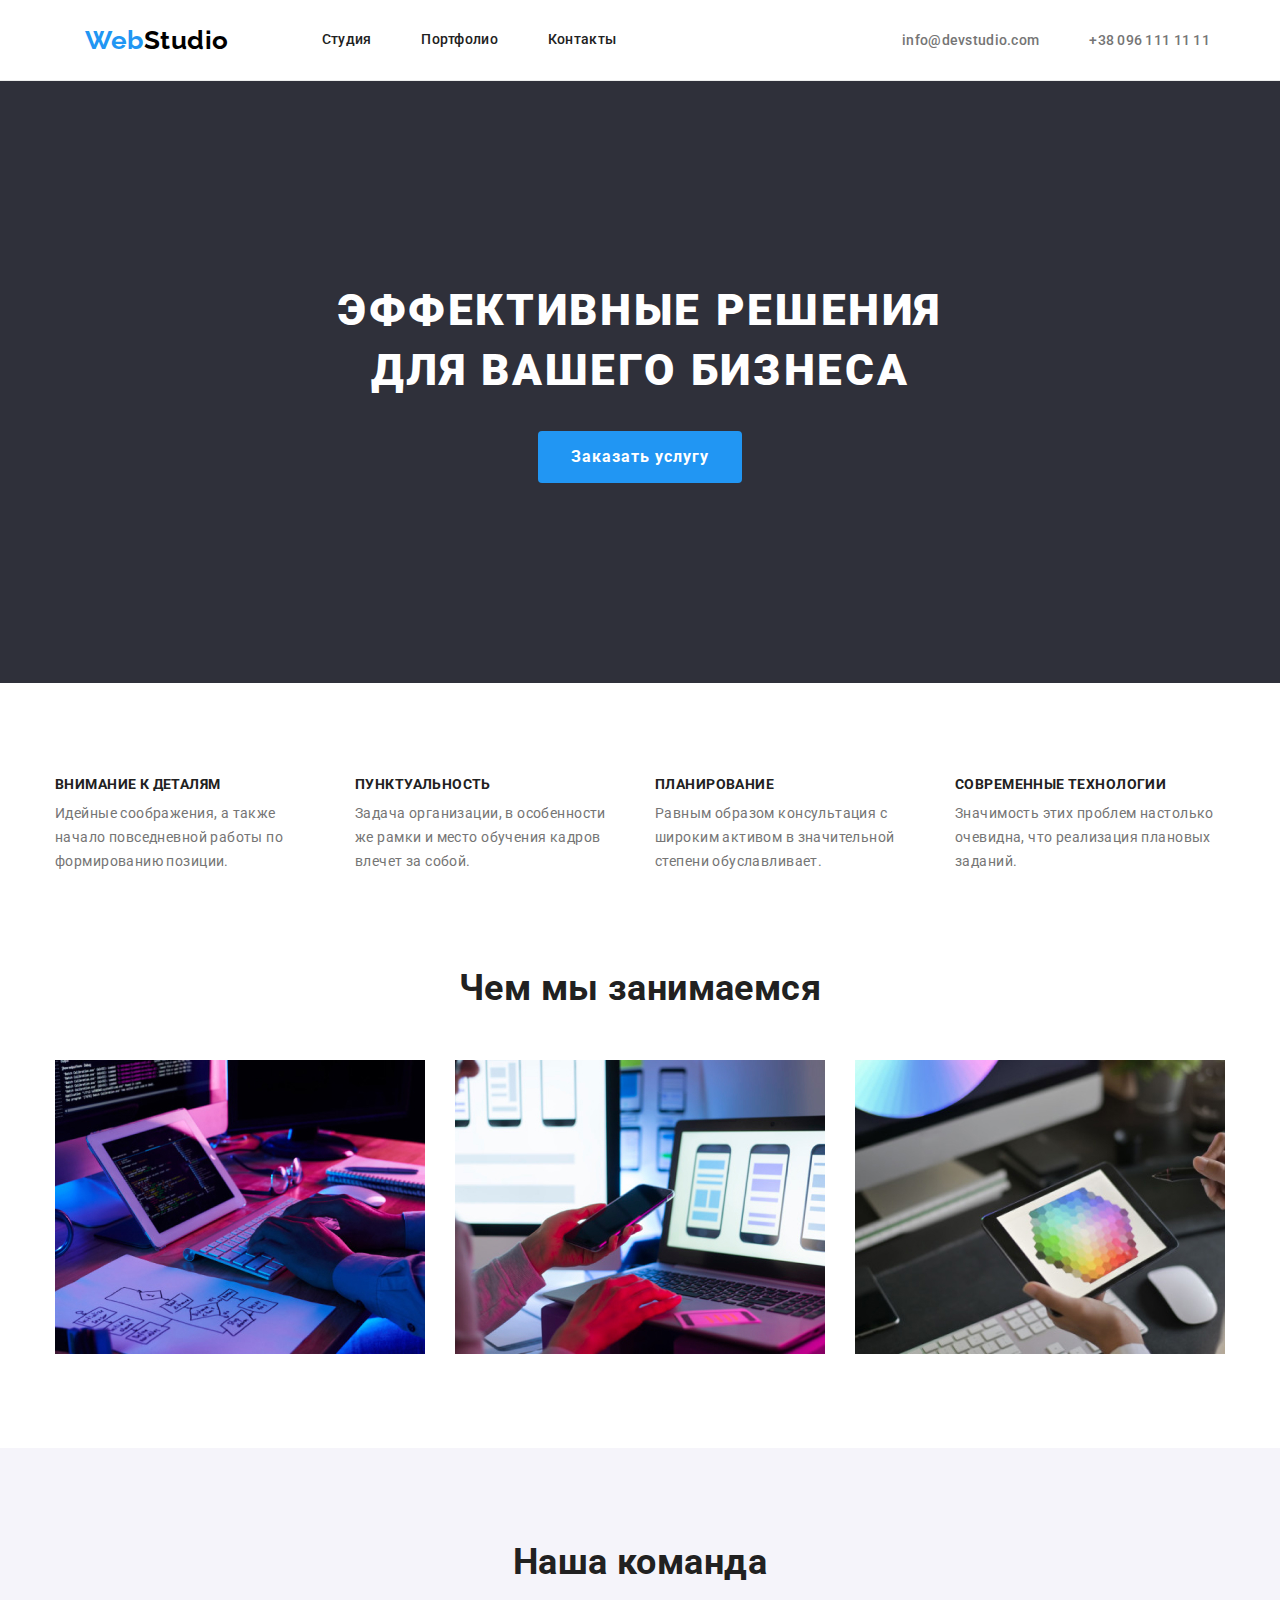
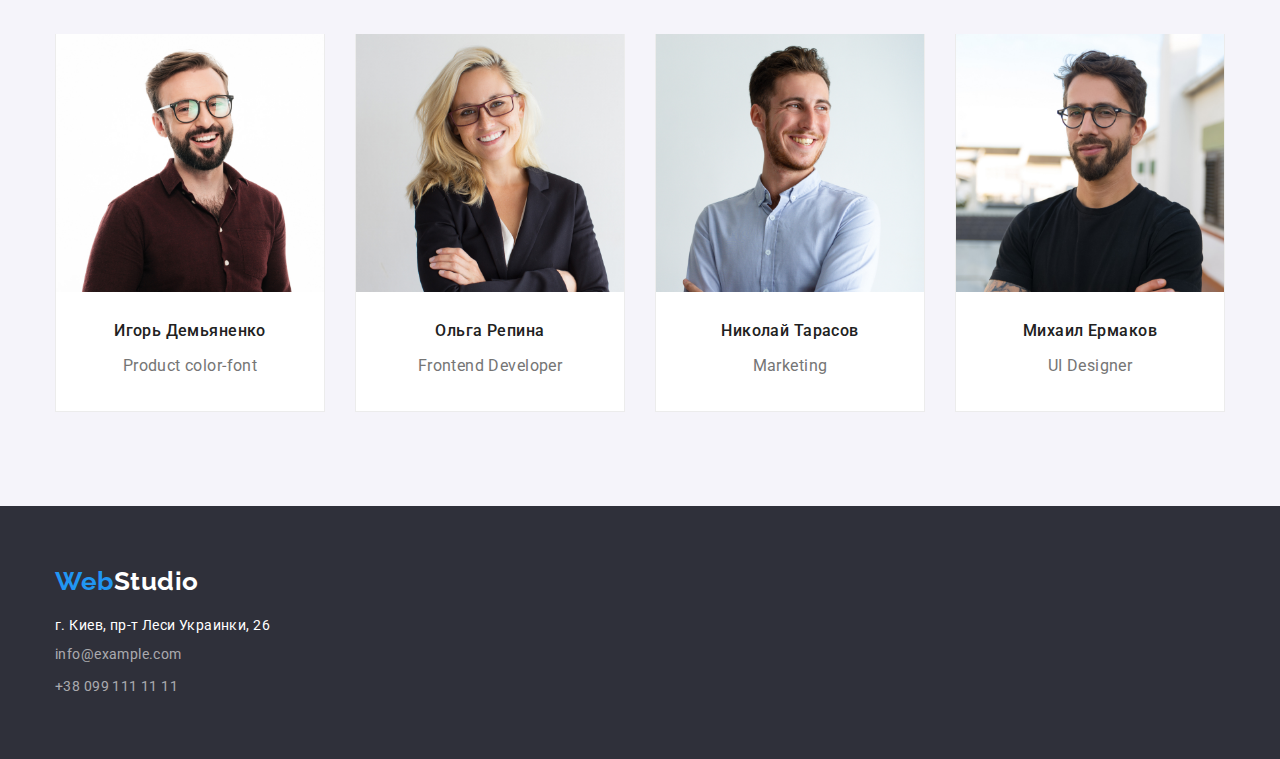
<file: index.html>
<!DOCTYPE html>
<html lang="ru">
<head>
    <meta charset="UTF-8">
    <meta http-equiv="X-UA-Compatible" content="IE=edge">
    <meta name="viewport" content="width=device-width, initial-scale=1.0">
    <link rel="preconnect" href="https://fonts.googleapis.com">
    <link rel="preconnect" href="https://fonts.gstatic.com" crossorigin>
    <link href="https://fonts.googleapis.com/css2?family=Raleway:wght@700&family=Roboto:wght@400;500;700;900&display=swap" rel="stylesheet">
   <link rel="stylesheet" href="https://cdnjs.cloudflare.com/ajax/libs/modern-normalize/1.1.0/modern-normalize.min.css"/>
    <link rel="stylesheet" href="./css/styles.css">
    <title>Студия</title>
</head>
<body>
    <header class="page-header">
    <!--heder-nav-->
        <div class=" container page-header-container">
            <nav class="container ">
                <div class="container main-nav">
                    <a class="logo" href="/">Web<span class="studio">Studio</span></a>
                    <ul class="sait-nav">
                        <li class="item"><a class="link" href="./index.html">Студия</a></li>
                        <li class="item"><a class="link" href="./portfolio.html">Портфолио</a></li>
                        <li class="item"><a class="link" href="#">Контакты</a></li>
                </div>
            </nav>
            </ul>
            <div class="container">
                <ul class="heder-contacts">
                    <li class="item"><a class="contacts"  href="mailto:info@devstudio.com">info@devstudio.com</a></li>
                    <li class="item"> <a class="contacts"  href="tel:+380961111111">+38 096 111 11 11</a></li>   
                </ul>
            </div>
        </div>
</header>
<!--main-->
<main>
    <section class="herou ">
        <h1 class="hero-section-title title">Эффективные решения для вашего бизнеса</h1>
        <button class="button order " type="button">Заказать услугу</button>
    </section>
    
    <!--Advantages-->
    <section class="section">
            <div class="container">
            <h2 class="visually-hidden">Приимущества</h2>
            <ul class="advantages ">
                <li class="item">
                    <h3 class="section-title">Внимание к деталям</h3>
                    <p class="title-text">Идейные соображения, а также начало повседневной работы по формированию позиции.</p>
                </li>
                <li class="item">
                    <h3 class="section-title">Пунктуальность</h3>
                    <p class="title-text">Задача организации, в особенности же рамки и место обучения кадров влечет за собой.</p>
                </li>
                <li class="item">
                    <h3 class="section-title">Планирование</h3>
                    <p class="title-text">Равным образом консультация с широким активом в значительной степени обуславливает.</p>
                </li>
                <li class="item">
                    <h3 class="section-title">Современные технологии</h3>
                    <p class="title-text">Значимость этих проблем настолько очевидна, что реализация плановых заданий.</p>
                </li>
            </ul>
        </div>
        </section>
    <!--picture-->
    <section class="section no-padding">
        <div class="container ">
            <h2 class="text centered">Чем мы занимаемся</h2>
                <ul class="picture">
                 <li class="picture-page"><img src="./img/1.jpg" alt="набір контента на клавіатурі" width="370"></li>
                    <li class="picture-page"><img src="./img/2.jpg" alt="порівняння телефона и ноута" width="370"></li>
                 <li class="picture-page"><img src="./img/3.jpg" alt="робота на планшеті" width="370"></li>
             </ul>    
        </div>
    </section>
    
    <!--teams-->
    <section class=" section team">
        <div class="container  ">
            <h2 class="text">Наша команда</h2>
                <ul class="team-lis">
                    <li class="item">
                        <div class="card-tumb">
                            <img src="./img/img-3.jpg" alt="Игорь Демьяненко" width="270">
                        </div>
                        <div class="card-content-team">
                            <h3 class="text-list item-text ">Игорь Демьяненко</h3>
                            <p class="text-post item-post">Product color-font</p>
                        </div>
                    
                    </li>
                    <li class="item">
                        <div class="card-tumb">
                            <img src="./img/img-2.jpg" alt="Ольга Репина" width="270">
                        </div>
                        <div class="card-content-team">
                            <h3 class="text-list item-text">Ольга Репина</h3>
                            <p class="text-post item-post">Frontend Developer</p>
                        </div>
                    </li>
                    <li class="item">
                        <div class="card-tumb">
                            <img src="./img/img-1.jpg" alt="Николай Тарасов" width="270">
                        </div>
                        <div class="card-content-team">
                            <h3 class="text-list item-text">Николай Тарасов</h3>
                            <p class="text-post item-post">Marketing</p>
                        </div>
                    </li>
                    <li class="item">
                        <div class="card-tumb">
                            <img src="./img/img.jpg" alt="Михаил Ермаков" width="270">
                        </div>
                        <div class="card-content-team">
                            <h3 class="text-list item-text">Михаил Ермаков</h3>
                            <p class="text-post item-post">UI Designer</p>
                        </div>
                    </li>
                </ul>
        </div>
        
    </section>
</main> 
<!--footer--> 
<footer  class="footer" >
        <div  class="">
                <div class="container logolip">
                     <a class="logo" href="/">Web<span class="studio-doun">Studio</span></a>
                </div>
            <address  class="container">
                <ul  class="footer-nav">
                    <li class="item"><a class="address"  href="#">г. Киев, пр-т Леси Украинки, 26</a></li>
                    <li class="item"><a class="contacts-doun" href="mailto:info@example.com">info@example.com</a></li>
                    <li class="item"><a class="contacts-doun" href="tel:+380991111111">+38 099 111 11 11</a></li>
                </ul>
            </address> 
        </div>
    </footer>
</body>
</html>
</file>
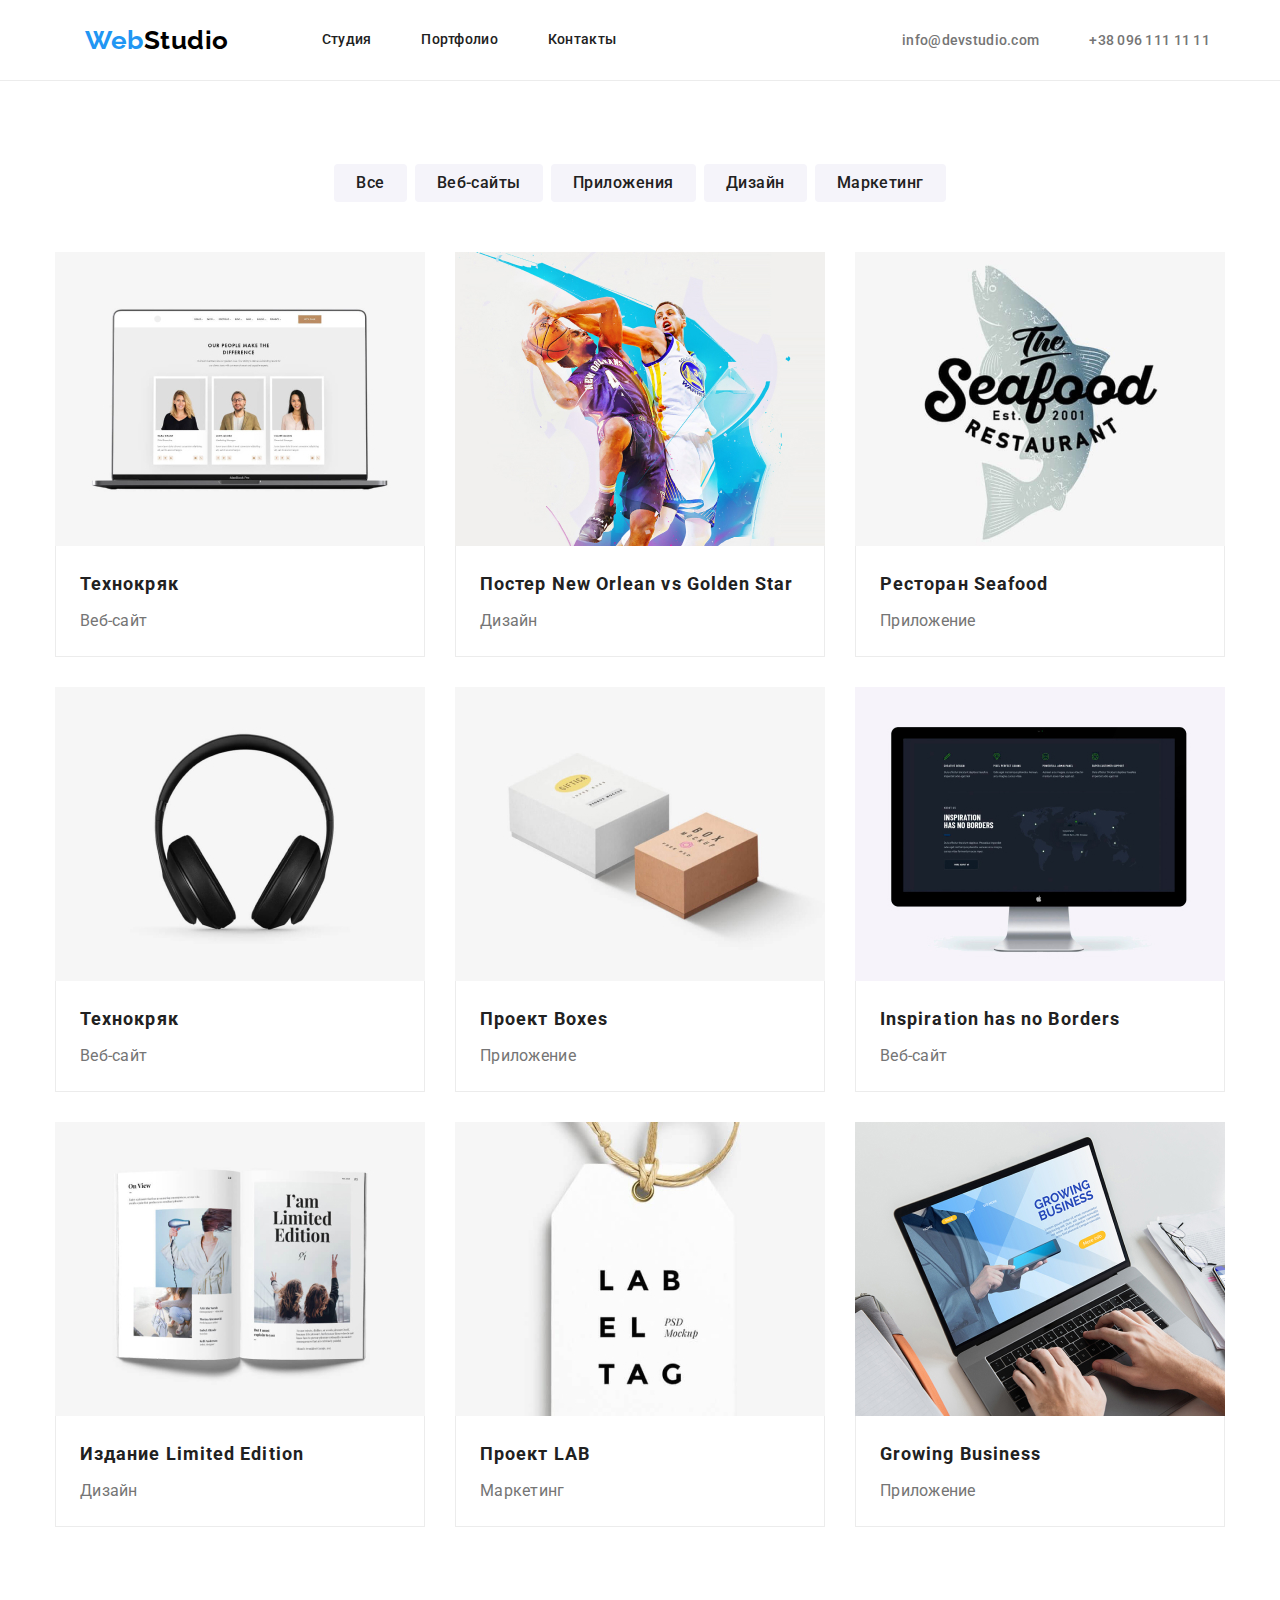
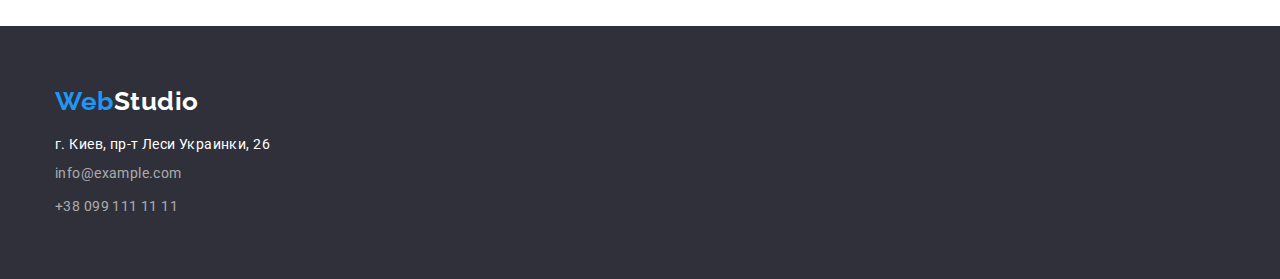
<file: portfolio.html>
<!DOCTYPE html>
<html lang="ru">
<head>
    <meta charset="UTF-8">
    <meta http-equiv="X-UA-Compatible" content="IE=edge">
    <meta name="viewport" content="width=device-width, initial-scale=1.0">
    <link rel="preconnect" href="https://fonts.googleapis.com">
    <link rel="preconnect" href="https://fonts.gstatic.com" crossorigin>
    <link href="https://fonts.googleapis.com/css2?family=Raleway:wght@700&family=Roboto:wght@400;500;700;900&display=swap" rel="stylesheet">
    <link rel="stylesheet" href="https://cdnjs.cloudflare.com/ajax/libs/modern-normalize/1.1.0/modern-normalize.min.css"/>
    <link rel="stylesheet" href="./css/styles.css">
    <title>Портфолио</title>
</head>
<body>
    <header class="page-header">
    <!--heder-nav-->
        <div class=" container page-header-container">
            <nav class="container ">
                <div class="container main-nav">
                    <a class="logo" href="/">Web<span class="studio">Studio</span></a>
                    <ul class="sait-nav">
                        <li class="item"><a class="link" href="./index.html">Студия</a></li>
                        <li class="item"><a class="link" href="./portfolio.html">Портфолио</a></li>
                        <li class="item"><a class="link" href="#">Контакты</a></li>
                </div>
            </nav>
            </ul>
            <div class="container">
                <ul class="heder-contacts">
                    <li class="item"><a class="contacts"  href="mailto:info@devstudio.com">info@devstudio.com</a></li>
                    <li class="item"> <a class="contacts"  href="tel:+380961111111">+38 096 111 11 11</a></li>   
                </ul>
            </div>
        </div>
</header>
<!--main-->
<main>
<section class="portfolio-cection">
    <div class="container">
        <H1 class="visually-hidden">список услуг</H1>
            <ul class="list-flex">
                <li class="list-bat"> <button class="button filter " type="button">Все</button></li>
                <li class="list-bat"> <button class="button filter " type="button">Веб-сайты</button></li>
                <li class="list-bat"> <button class="button filter " type="button">Приложения</button></li>
                <li class="list-bat"> <button class="button filter " type="button">Дизайн</button></li>
                <li class="list-bat"> <button class="button filter " type="button">Маркетинг</button></li>
            </ul>
                <!--portfolio variations-->
       
            <ul class="card-set">
                <li class="item">
                    <article class="card">
                        <div class="card-tumb">
                            <a  href="#"><img src="./img/portfolio/1.jpg" alt="техпорядок" width="370">
                        </div>
                        <div class="card-content">
                            <h2 class="item-list card-heding">Технокряк</h2>
                            <p class="item-post card-text">Веб-сайт</p></a>
                        </div> 
                     </article>
                </li>
                <li class="item">
                    <article class="card">
                        <div class="card-tumb">
                            <a  href="#"><img src="./img/portfolio/2.jpg" alt="техпорядок" width="370">
                        </div>
                        <div class="card-content">
                            <h2 class="item-list">Постер New Orlean vs Golden Star</h2>
                            <p class="item-post">Дизайн</p></a>
                        </div> 
                     </article>
                </li>
                <li class="item">
                    <article class="card">
                        <div class="card-tumb">
                            <a  href="#"><img src="./img/portfolio/3.jpg" alt="техпорядок" width="370">
                        </div>
                        <div class="card-content">
                            <h2 class="item-list">Ресторан Seafood</h2>
                            <p class="item-post">Приложение</p></a>
                        </div> 
                     </article>
                </li>
                <li class="item">
                    <article class="card">
                        <div class="card-tumb">
                            <a  href="#"><img src="./img/portfolio/4.jpg" alt="техпорядок" width="370">
                        </div>
                        <div class="card-content">
                            <h2 class="item-list card-heding">Технокряк</h2>
                            <p class="item-post card-text">Веб-сайт</p></a>
                        </div> 
                     </article>
                </li>
                <li class="item">
                    <article class="card">
                        <div class="card-tumb">
                            <a  href="#"><img src="./img/portfolio/5.jpg" alt="техпорядок" width="370">
                        </div>
                        <div class="card-content">
                            <h2 class="item-list">Проект Boxes</h2>
                            <p class="item-post">Приложение</p></a>
                        </div> 
                     </article>
                </li>
                <li class="item">
                    <article class="card">
                        <div class="card-tumb">
                            <a  href="#"><img src="./img/portfolio/6.jpg" alt="техпорядок" width="370">
                        </div>
                        <div class="card-content">
                            <h2 class="item-list">Inspiration has no Borders</h2>
                            <p class="item-post">Веб-сайт</p></a>
                        </div> 
                     </article>
                </li>
                <li class="item">
                    <article class="card">
                        <div class="card-tumb">
                            <a  href="#"><img src="./img/portfolio/7.jpg" alt="техпорядок" width="370">
                        </div>
                        <div class="card-content">
                            <h2 class="item-list">Издание Limited Edition</h2>
                            <p class="item-post">Дизайн</p></a>
                        </div> 
                     </article>
                </li>
                <li class="item">
                    <article class="card">
                        <div class="card-tumb">
                            <a  href="#"><img src="./img/portfolio/8.jpg" alt="техпорядок" width="370">
                        </div>
                        <div class="card-content">
                            <h2 class="item-list">Проект LAB</h2>
                            <p class="item-post">Маркетинг</p></a>
                        </div> 
                     </article>
                </li>
                <li class="item">
                    <article class="card">
                        <div class="card-tumb">
                            <a  href="#"><img src="./img/portfolio/9.jpg" alt="техпорядок" width="370">
                        </div>
                        <div class="card-content">
                            <h2 class="item-list">Growing Business</h2>
                            <p class="item-post">Приложение</p></a>
                        </div> 
                     </article>
                </li>
            </ul>
        
    </div>
</section>
</main>
<!--footer--> 
<footer class="footer">
        <div class="">
                <div class="container logolip">
                    <a class="logo" href="/">Web<span class="studio-doun">Studio</span></a>
                </div>

            
                <address class="container">
                <ul class="footer-nav">
                    <li class="item"><a class="address"  href="#">г. Киев, пр-т Леси Украинки, 26</a></li>
                    <li class="item"><a class="contacts-doun" href="mailto:info@example.com">info@example.com</a></li>
                    <li class="item"><a class="contacts-doun" href="tel:+380991111111">+38 099 111 11 11</a></li>
                </ul>
                </address> 
            </div>
        </footer>
    

</body>
</html>
</file>
<file: css/styles.css>
:root{
    --primery-text-color:#212121;
    --secondary-text-color:#757575;
    --white-text:#ffffff;
    --blu-color:#2196f3;
    --black-color:#000000;
    --buttom-filtre-color: #f5f4fa;
    --buttom-color-focus:#188ce8;
    --contacts-footer-color:rgba(255, 255, 255, 0.6);
    --primery-fons-color:#ffffff;
    --secondary-fons-color:#2f303a;
    --border-color:#ececec;

    --font-family: 'Raleway';
    --font-family: 'Roboto';

    --card-set-gap: 30px;

}
body{
    font-family: 'Roboto', sans-serif;
    font-weight: 400;
    font-size: 14px;
    letter-spacing: 0.03em;
    color: var(--primery-text-color);
    background-color: var(--primery-fons-color);
}
a{  text-decoration: none;
    font-style: normal;
    color: var(--primery-text-color);
    font-weight: 500;
    font-size: 14px;
    line-height: 1.14;
    letter-spacing: 0.02em;
}
li{
    padding:0;
    margin:0;
    list-style: none;
}
img{
    display: block;
    max-width: 100%;
    height: auto;
}
h1,h2,h3,p,ul{
    padding:0;
    margin:0;
}
.page-header{
    margin-left: auto;
    margin-right: auto;
    background-color: var(--primery-fons-color);
    border-bottom: 1px solid var(--border-color);
}



.container{
    width: 100%;
    align-items: center;
    max-width: 1200px;
    padding-left: 15px;
    padding-right: 15px;
    margin-left: auto;
    margin-right: auto;

}
.page-header-container{
    display: flex;
    
}
    
     /*nav*/

.main-nav{
    display: flex;
    width: 100%;
    
}
.sait-nav{
    display: flex; 
    margin-left: 93px;
}
.sait-nav .item:not(:last-child){
     padding-right:50px;}
.sait-nav .link{
    
    display: block;
    padding-top: 32px;
    padding-bottom: 32px;
}

.heder-contacts{display: flex;
    justify-content: flex-end;
}
.heder-contacts .item +.item{
    margin-left: 50px;
}

.logo{ font-family: 'Raleway';
    font-weight: 700;
    font-size: 26px;
    line-height: 1.19;
    color:var(--blu-color)
}
.studio{
    color:var(--black-color);}
.contacts{
    font-weight: 500;
    font-size: 14px;
    line-height: 1.14;
    letter-spacing: 0.02em;
    color:var(--secondary-text-color);
}
.link:hover, .link:focus, .contacts:hover, .contacts:focus{
    color:var(--blu-color)
}
    /*main*/
.herou{
    text-align: center;
    padding-top:200px ;
    padding-bottom:200px ;
    background-color: var(--secondary-fons-color);
}
.title{
    margin-bottom: var(--card-set-gap);
    font-weight: 900;
    font-size: 44px;
    line-height:1.36;
    text-align: center;
    letter-spacing: 0.06em;
    text-transform: uppercase;
    color:var(--white-text);
}
.hero-section-title{
    width: 696px;
    margin: 0 auto 100px;
    margin-bottom: 30px;
}
   /*Buttons*/
.button{
    border: 1px solid transparent;
    font-family: inherit;
    font-size: 16px;
    cursor:pointer;
    border-radius: 4px;
    text-align:center;
}
.order{
    min-width:200px;
    padding: 10px 32px;
    font-weight: 700;
    line-height: 1.87;
    letter-spacing: 0.06em;
    cursor:pointer;
    background-color: var(--blu-color);
    color:var(--white-text);
}
.filter {
    padding: 6px 22px;
    min-width:100%;
    border: transparent;
    font-weight: 500;
    line-height: 1.62;
    letter-spacing: 0.03em;
    color: var(--primery-text-color);
    background-color:var(--buttom-filtre-color);
}
.filter:hover, .filter:focus{
    
    background-color: var(--blu-color);
       color:var(--white-text);
 }
.ordern:hover, .order:focus{
     background-color:var(--buttom-color-focus);
}

.list-flex{
    display:flex;
    margin-bottom: 50px;
    justify-content: center;
}
.list-flex .list-bat+.list-bat{
    margin-left:8px;  
}



   /*Advantages*/
.visually-hidden{
    position: absolute;
    width: 1px;
    height: 1px;
    margin: -1px;
    border: 0;
    padding: 0;
    white-space: nowrap;
    clip-path: inset(100%);
    clip: rect(0 0 0 0);
    overflow: hidden;
}
.section{
    padding-top: 94px;
    padding-bottom: 94px;
}
.no-padding{
    padding-top: 0;
}
.advantages{
    display: flex;
    flex-direction:row;
    margin-left: -30px;
} 

.advantages >.item{
    flex-basis:  calc(100% / 4 - var(--card-set-gap));
    margin-left: 30px;
}
    .section-title{    
        padding: 0;
        margin: 0;
        margin-bottom: 10px;
        font-size: 14px;
        line-height: 1.14;
        text-transform: uppercase;
        color:var(--primery-text-color);
    }
    .title-text{
        padding: 0;
        margin: 0;
        line-height: 1.71;
        color: var(--secondary-text-color);
        
    }
    /*picture*/   
.picture{
    display: flex;
    flex-direction: row;
    margin-left: -30px;
    justify-content: space-between;
}
.picture>.picture-page{
     flex-basis:  calc(100% / 3 - var(--card-set-gap));
     margin-left: 30px;
    }
.picture>.picture-page+.picture-page{
    margin-left: var(--card-set-gap);
}

      /*tem*/
.team-lis{
    display: flex;
    flex-wrap: wrap;
    margin-left:-30px;
}
.team-lis>.item{
    background-color: var(--primery-fons-color);
    margin-left: 30px;
    flex-basis : calc(100% / 4 - var(--card-set-gap));
    border-left: 1px solid var(--border-color) ;
    border-bottom: 1px solid var(--border-color) ;
    border-right: 1px solid var(--border-color) ; 
    }
    
.team-lis>.item+.item{
    margin-left: var(--card-set-gap);
}

.card-content-team{
    text-align: center; 
    padding-top: 30px;
    padding-bottom: 30px; 
}
.item-text{
    margin-bottom: 10px;
}

.team-lis>.team+.team{
    margin-left: var(--card-set-gap);}
.team{
    color:var(--secondary-text-color);
    background-color:var(--buttom-filtre-color);
    
}
.text{
    margin-bottom:50px;
    font-weight: 700;
    font-size: 36px;
    line-height: 1.16;
    text-align: center;
    color:var(--primery-text-color);
}
.text-list{
    font-weight: 500;
    font-size: 16px;
    line-height:1.18;
    color:var(--primery-text-color);
    }
.text-post{
    font-size: 16px;
    line-height: 1.18;
    color: var(--secondary-text-color);
}



     /*portfolio variations*/
.portfolio-cection{
    padding-top: 83px;
    padding-bottom: 99px;
}

.card-set{
    display: flex;
    flex-wrap: wrap;
    margin-left: -30px;
}
.card-set>.item{
    flex-basis:  calc(100% / 3 - 30px);
    margin-left: 30px
}

.card-set>.item:nth-child(-n + 6){
margin-bottom: 30px;
}
   
.card-content{  
    padding: 20px 24px;
    border-left: 1px solid var(--border-color) ;
    border-bottom: 1px solid var(--border-color) ;
    border-right: 1px solid var(--border-color) ;  
}
.card-heding{
    margin-bottom: 4px;
}



.item-list{
    margin-bottom: 4px;
    font-weight: 700;
    font-size: 18px;
    line-height: 2;
    letter-spacing: 0.06em;
    color:var(--primery-text-color);
}   
.item-post{font-size: 16px;
    font-weight: 400;
    line-height:1.87;
    color: var(--secondary-text-color);
} 



       /*Footer*/
.footer{
    background-color: var(--secondary-fons-color);
    padding-bottom: 60px;
    padding-top: 60px;
}
.logolip{
    margin-bottom: 20px;
}
.studio-doun{color:var(--white-text)
}
.contacts-doun{
    font-style:normal;
    line-height: 1.71;
    font-weight: 400;
    letter-spacing: 0.03em;
    color:var(--contacts-footer-color) ;
}
.address{ font-style:normal;
    font-weight: 400;
    letter-spacing: 0.03em;
    color:var(--white-text);
}
.contacts-doun:hover,.contacts-doun:focus{
    color: var(--blu-color);
}

.footer-nav >.item:not(:last-child){
    margin-bottom: 9px;
}
</file>
